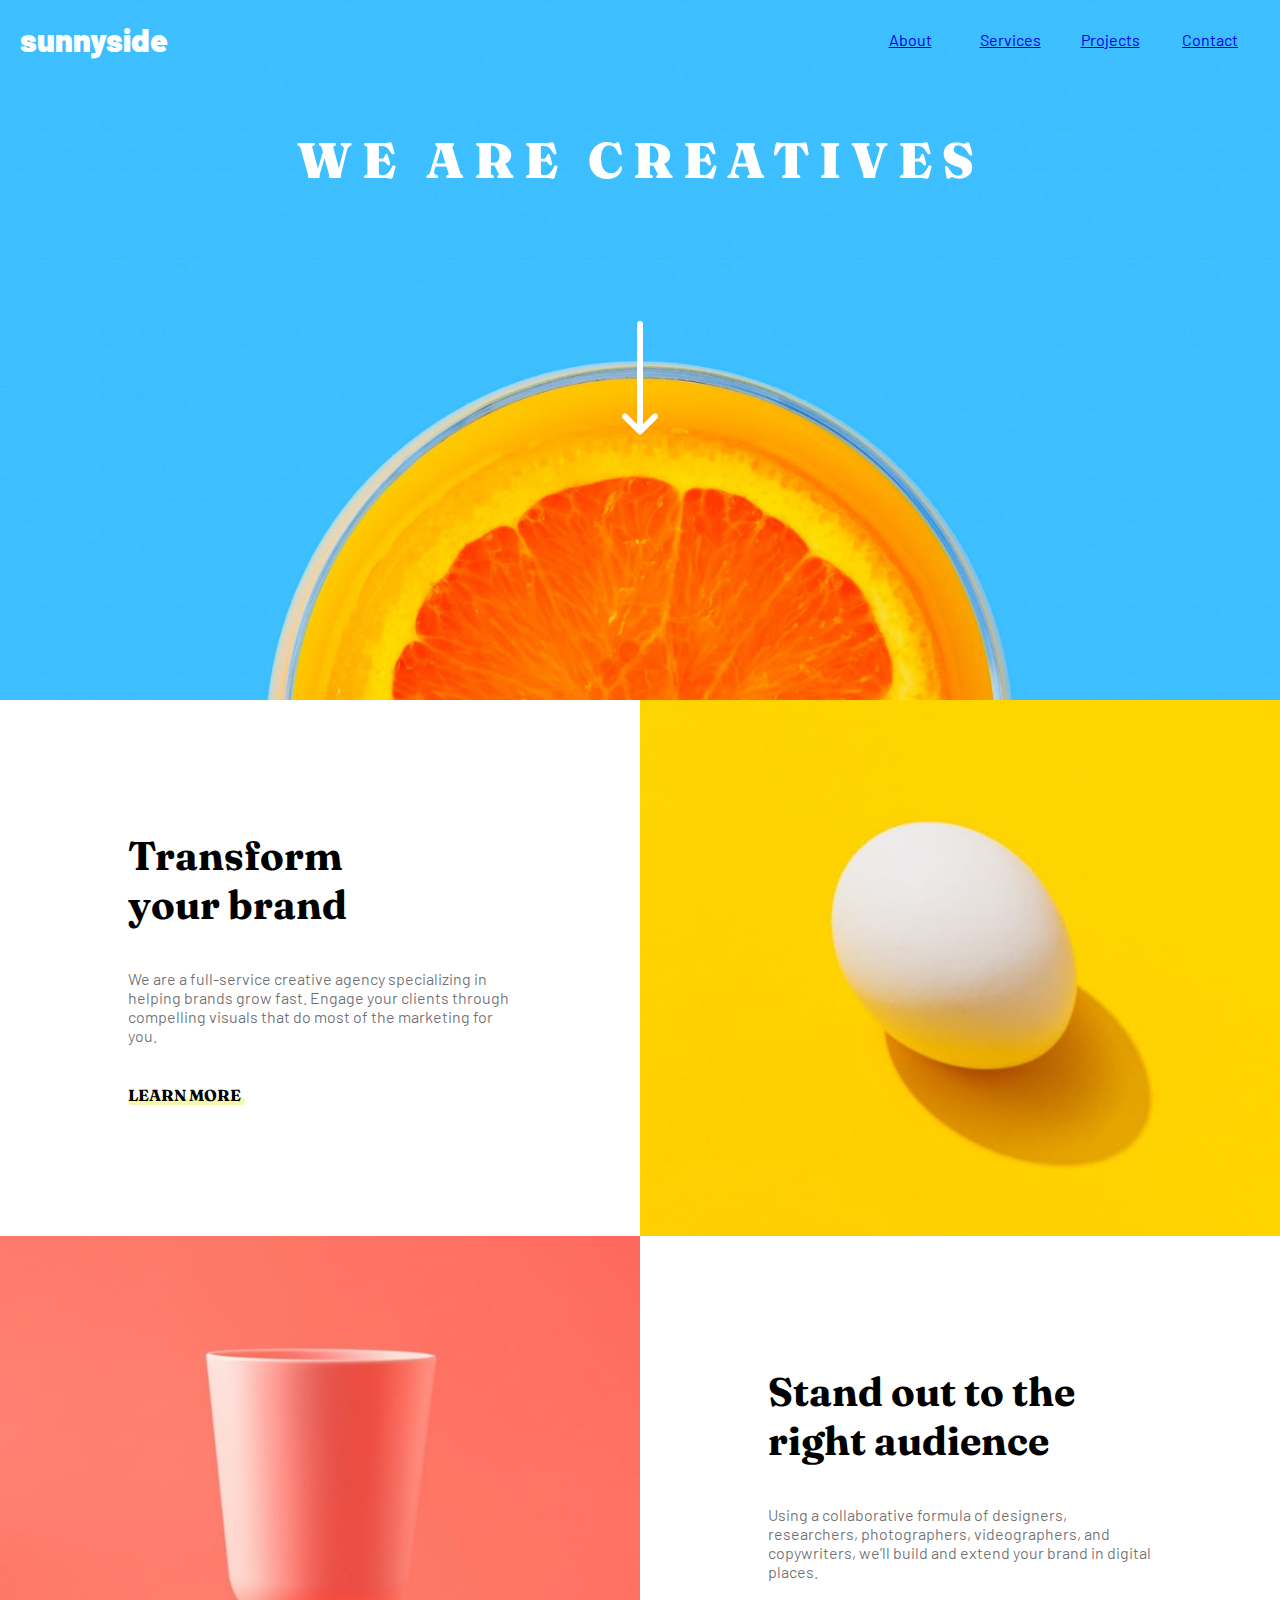
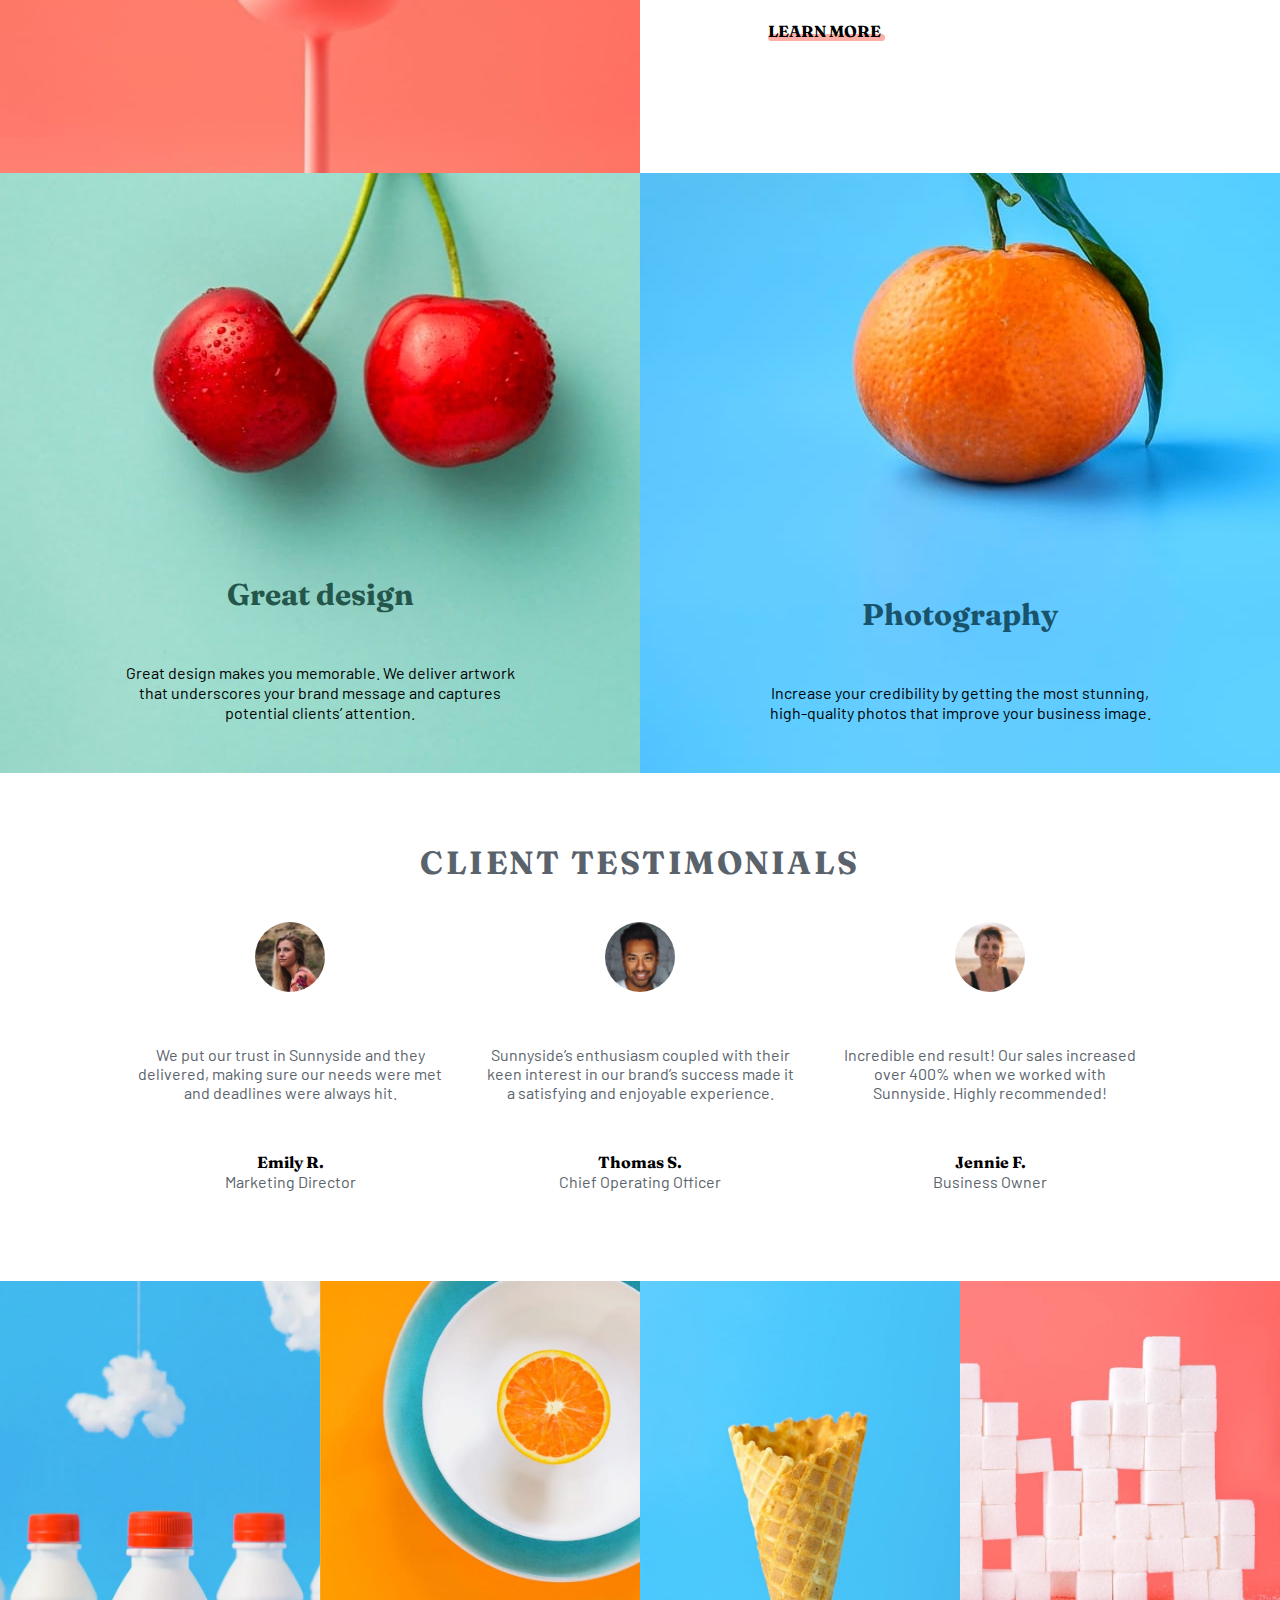
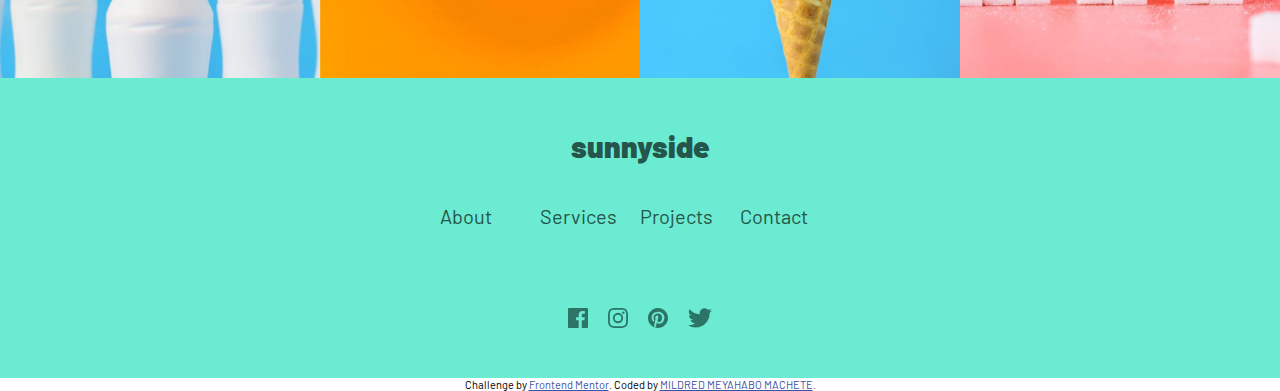
<file: index.html>
<!DOCTYPE html>
<html lang="en">
<head>
  <meta charset="UTF-8">
  <meta name="viewport" content="width=device-width, initial-scale=1.0"> <!-- displays site properly based on user's device -->

  <link rel="icon" type="image/png" sizes="32x32" href="./images/favicon-32x32.png">
  
  <title>Frontend Mentor | Sunnyside agency landing page</title>

  <!-- Feel free to remove these styles or customise in your own stylesheet 👍 -->
  <style>
    .attribution { font-size: 11px; text-align: center; }
    .attribution a { color: hsl(228, 45%, 44%); }
  </style>

  </head>
  <link rel="stylesheet" href="styles.css">
  <body>
    <div class="header">
      <nav>
        <div class="logo">sunnyside</div>
  
        <ul class="menu" id="menu">
          <li><a href="About.html">About</a></li>
          <li><a href="service.html">Services</a></li>
          <li><a href="index.html">Projects</a></li>
          <li><a href="contact.html">Contact</a></li>
        </ul>
      </nav>
      <div>
        <h1>We are creatives</h1>
        <img src="./images/icon-arrow-down.svg" alt="Arrow Down Icon" />
      </div>
    </div>
    <main>
      <div class="group-1">
        <section>
          <h1>Transform your brand</h1>
          <p>
            We are a full-service creative agency specializing in helping brands
            grow fast. Engage your clients through compelling visuals that do
            most of the marketing for you.
          </p>
          <a href="#">Learn more</a>
          <span></span>
        </section>
        <section>
          <img src="./images/desktop/image-transform.jpg" alt="" />
        </section>
      </div>
      <div class="group-2">
        <section>
          <img src="./images/desktop/image-stand-out.jpg" alt="" />
        </section>
        <section>
          <h1>Stand out to the right audience</h1>
          <p>
            Using a collaborative formula of designers, researchers,
            photographers, videographers, and copywriters, we’ll build and
            extend your brand in digital places.
          </p>
          <a href="#">Learn more</a>
          <span></span>
        </section>
      </div>
      <div class="group-3">
        <section class="design-section">
          <h1>Great design</h1>
          <p>
            Great design makes you memorable. We deliver artwork that
            underscores your brand message and captures potential clients’
            attention.
          </p>
        </section>
        <section class="photography-section">
          <h1>Photography</h1>
          <p>
            Increase your credibility by getting the most stunning, high-quality
            photos that improve your business image.
          </p>
        </section>
      </div>
    </main>
    <section id="testimonials">
      <h1>Client testimonials</h1>
      <div class="content">
        <div>
          <img src="images/image-emily.jpg" alt="image-emily" />
          <p>
            We put our trust in Sunnyside and they delivered, making sure our
            needs were met and deadlines were always hit.
          </p>
          <div>
            <strong>Emily R.</strong>
            <span>Marketing Director</span>
          </div>
        </div>
        <div>
          <img src="images/image-thomas.jpg" alt="image-thomas" />
          <p>
            Sunnyside’s enthusiasm coupled with their keen interest in our
            brand’s success made it a satisfying and enjoyable experience.
          </p>
          <div>
            <strong>Thomas S.</strong>
            <span>Chief Operating Officer</span>
          </div>
        </div>
        <div>
          <img src="images/image-jennie.jpg" alt="image-jennie" />
          <p>
            Incredible end result! Our sales increased over 400% when we worked
            with Sunnyside. Highly recommended!
          </p>
          <div>
            <strong>Jennie F.</strong>
            <span>Business Owner</span>
          </div>
        </div>
      </div>
    </section>
    <section class="gallery">
      <div>
        <img src="./images/desktop/image-gallery-milkbottles.jpg" alt="" />
        <img src="./images/desktop/image-gallery-orange.jpg" alt="" />
      </div>
      <div>
        <img src="./images/desktop/image-gallery-cone.jpg" alt="" />
        <img src="./images/desktop/image-gallery-sugarcubes.jpg" alt="" />
      </div>
    </section>
    <footer>
      <div class="logo">sunnyside</div>
      <ul>
        <li>About</li>
        <li>Services</li>
        <li>Projects</li>
        <li>Contact</li>
      </ul>
      <div class="social-media">
        <img src="./images/icon-facebook.svg" alt="" class="icon" />
        <img src="./images/icon-instagram.svg" alt="" class="icon" />
        <img src="./images/icon-pinterest.svg" alt="" class="icon" />
        <img src="./images/icon-twitter.svg" alt="" class="icon" />
      </div>
    </footer>
    
  </body>
</html>
  

  <div class="attribution">
    Challenge by <a href="https://www.frontendmentor.io?ref=challenge" target="_blank">Frontend Mentor</a>. 
    Coded by <a href="#">MILDRED MEYAHABO MACHETE</a>.
  </div>
</body>
</html>
</file>
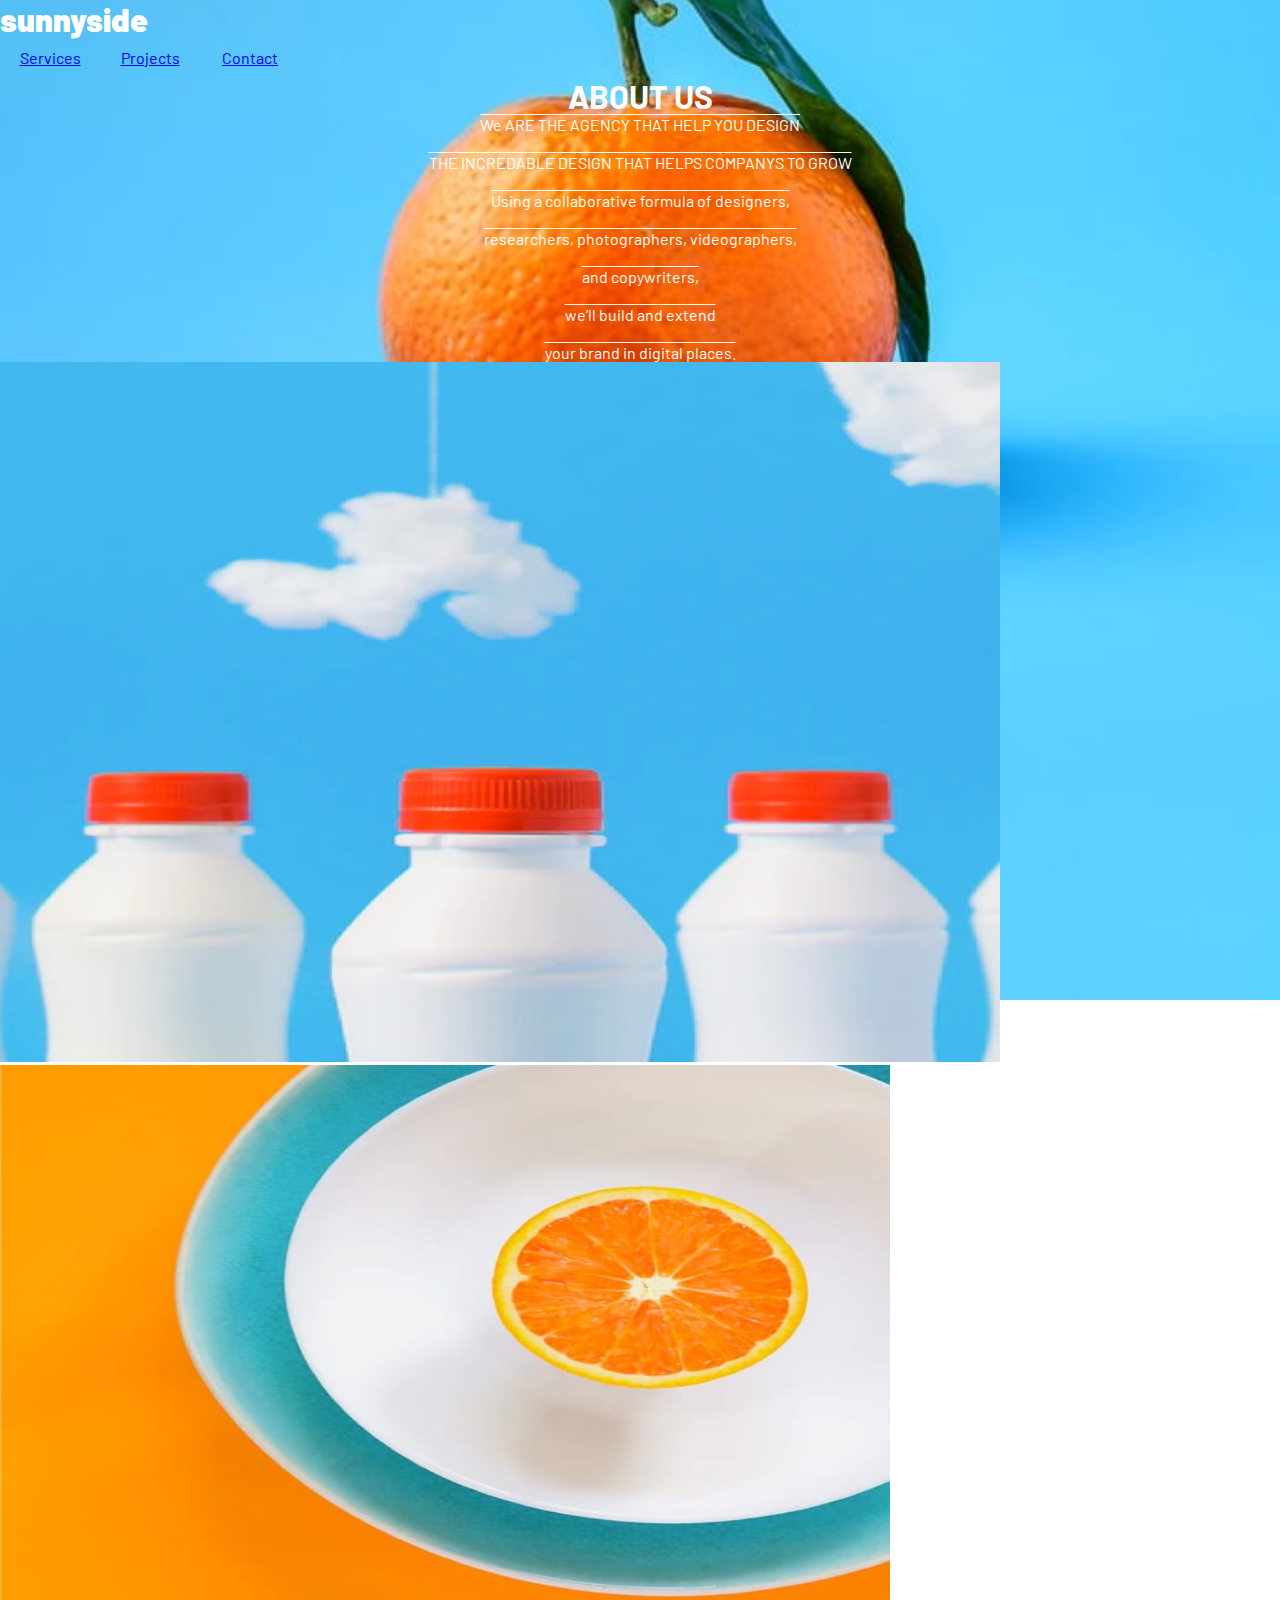
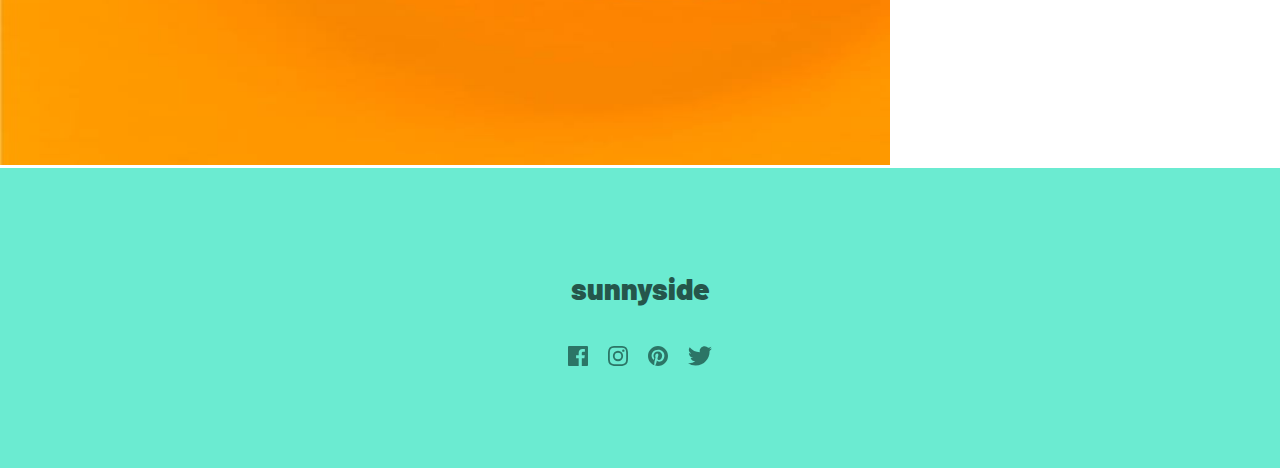
<file: About.html>
<!DOCTYPE html> 
<html lang="en">
<head>
  <meta charset="UTF-8">
  <meta name="viewport" content="width=device-width, initial-scale=1.0"> <!-- displays site properly based on user's device -->

  <link rel="icon" type="image/png" sizes="32x32" href="./images/favicon-32x32.png">
  <link rel="stylesheet" href="about.css">
  
  <title>Frontend Mentor | Sunnyside agency landing page</title>

  <!-- Feel free to remove these styles or customise in your own stylesheet 👍 -->
  <style>
    .attribution { font-size: 11px; text-align: center; }
    .attribution a { color: hsl(228, 45%, 44%); }
  </style>
</head>
<body>
    <div class="header">
    <nav>
      <div class="logo">sunnyside</div>

      <ul class="menu" id="menu">
          <li><a href="service.html">Services</a></li>
          <li><a href="index.html">Projects</a></li>
          <li><a href="contact.html">Contact</a></li>
      </ul>
    </nav>
    <div>
        <h1> ABOUT US</h1>
    </div>
<div>

    <P> We ARE THE AGENCY THAT HELP YOU DESIGN<br><br>
       THE INCREDABLE DESIGN THAT HELPS COMPANYS TO GROW<br><br>
      Using a collaborative formula of designers,<br><br>
       researchers, photographers, videographers,<br><br>
        and copywriters,<br><br> 
      we’ll build and extend <br><br>
      your brand in digital places.
       </P>
    </div>
    <div class="photos">
    <img src="./images/desktop/image-gallery-milkbottles.jpg"width="1000px"; height="700px" alt="" />
        <img src="./images/desktop/image-gallery-orange.jpg" width="890px"height="700px" alt="" />
      </div>

</body>
<footer>
    <div class="logo">sunnyside</div>
    <div class="social-media">
      <img src="./images/icon-facebook.svg" alt="" class="icon" />
      <img src="./images/icon-instagram.svg" alt="" class="icon" />
      <img src="./images/icon-pinterest.svg" alt="" class="icon" />
      <img src="./images/icon-twitter.svg" alt="" class="icon" />
    </div>
  </footer>
</html>
</file>
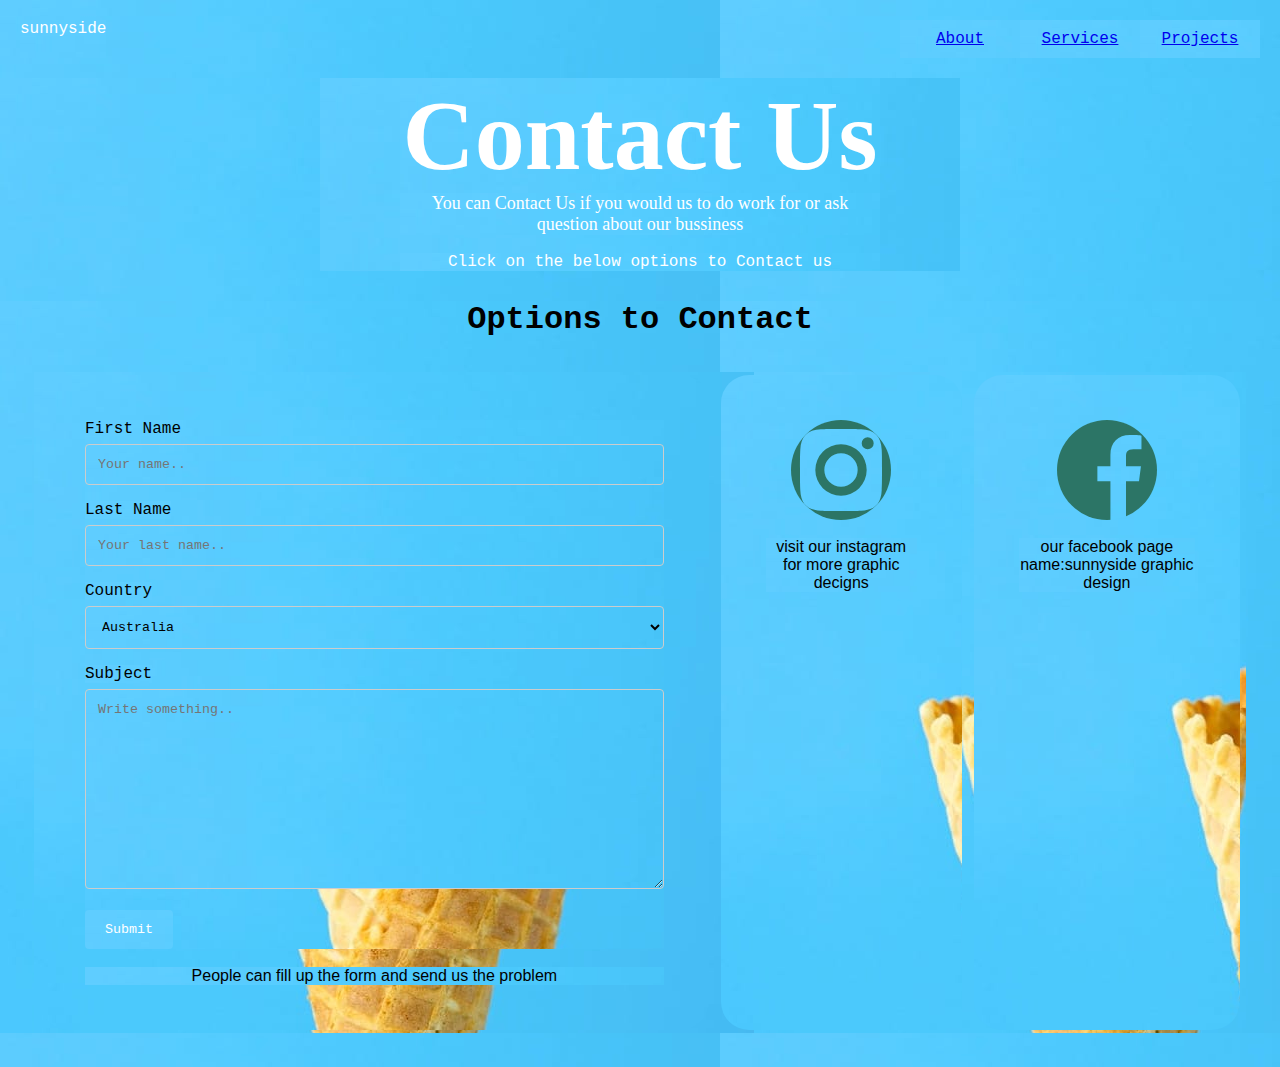
<file: contact.html>
<!DOCTYPE html>
<html lang = en>
    <meta charset="UTF-8">
    <link rel="stylesheet" href="contact .css">
    <body>
    <div class="header">
      <nav>
        <div class="logo">sunnyside</div>

        <ul class="menu" id="menu">
            <li><a href="About.html">About</a></li>
            <li><a href="service.html">Services</a></li>
            <li><a href="index.html">Projects</a></li>
        </ul>
      </nav>
      <div>
        <section class="1">
            <div class="main">
                <div class="first">       
                    <p class="big">Contact Us</p>
     
                    <p class="small">
                        You can Contact Us if you would us to do work for or ask question about our bussiness
                    </p>
     
                    <br>
                    <p class="center"
                       style="text-decoration:none;
                              color:white;">
                        Click on the below options to Contact us
                    </p>
     
                </div>
            </div>
        </section>
        <section class="service">
             
        
            <h1 class="h-primary center"
                style="margin-top:30px;">
                Options to Contact
            </h1>
            <div id="service">
                <div class="box">
                    <form action="action_page.php">

    <label for="fname">First Name</label>
    <input type="text" id="fname" name="firstname" placeholder="Your name..">

    <label for="lname">Last Name</label>
    <input type="text" id="lname" name="lastname" placeholder="Your last name..">

    <label for="country">Country</label>
    <select id="country" name="country">
      <option value="australia">Australia</option>
      <option value="canada">Canada</option>
      <option value="usa">USA</option>
    </select>

    <label for="subject">Subject</label>
    <textarea id="subject" name="subject" placeholder="Write something.." style="height:200px"></textarea>

    <input type="submit" value="Submit">

  </form>

                    <br>
                     
                
                    <p class="center">
                        People can fill up the form and send us the problem
                    </p>
     
                </div>
                <div class="box">
                     
                    
                    <img src=
    "images/icon-instagram.svg"
                         alt= "color_image">
                    <br>
                     
                
                    <p class="center">
                        visit our instagram for more graphic decigns
                    </p>
     
                </div>
                <div class="box">
                    <img src=
    "images/icon-facebook.svg"
                         alt= "icon-facebook">
                    <br>
                     
                    <!-- Displaying text at
                        the center of the box-->
                    <p class="center">
                         our facebook page name:sunnyside graphic design
                    </p>
     
                </div>
            </div>
      </body>
</html>
</file>
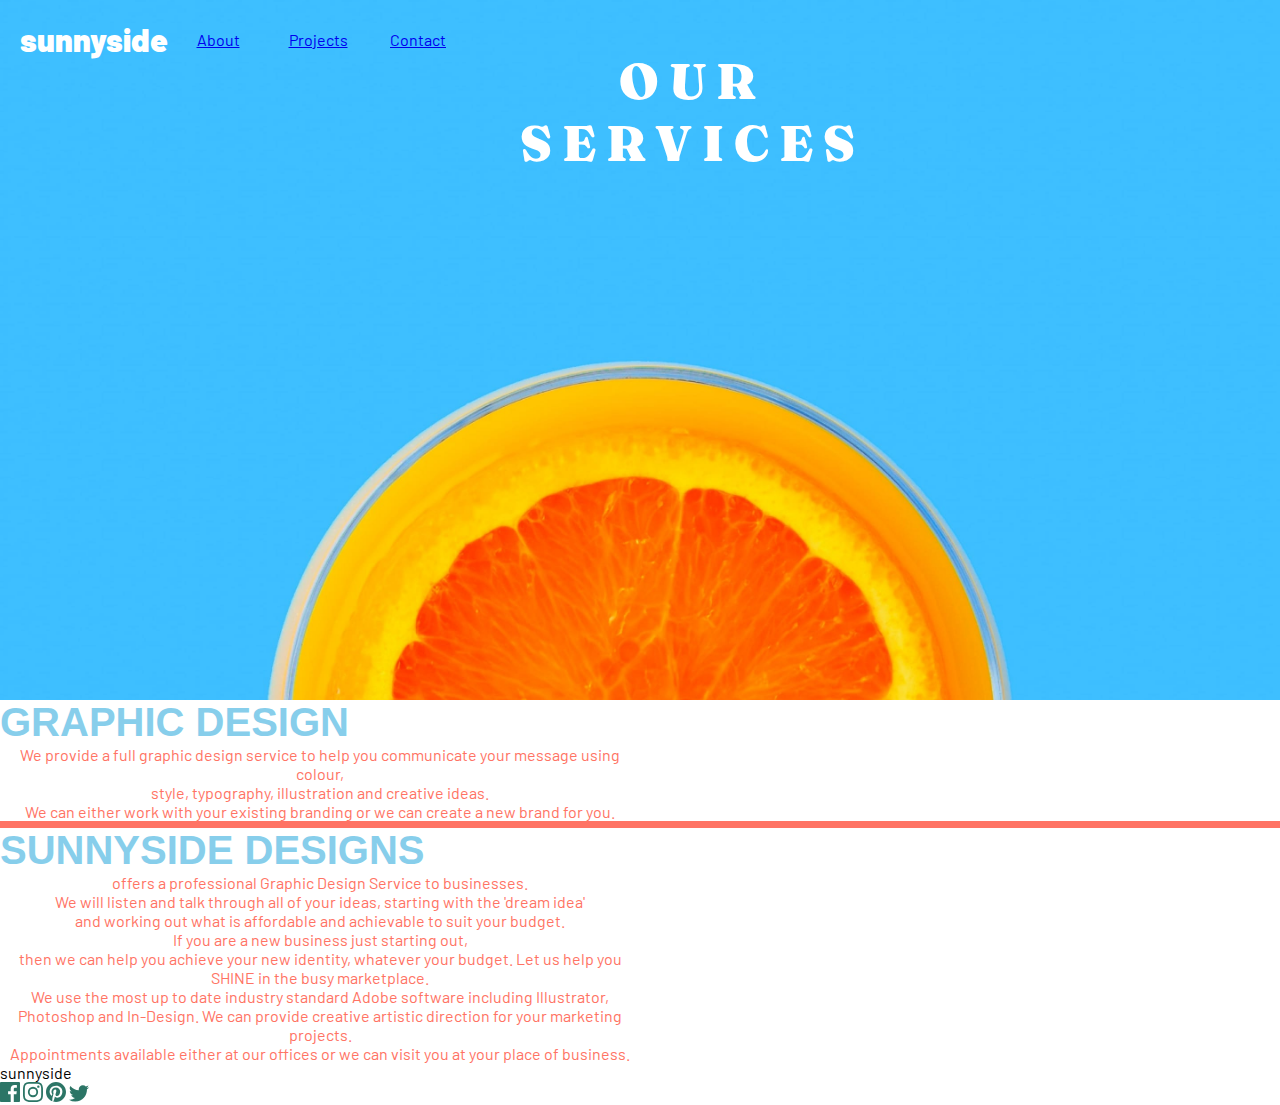
<file: service.html>
<!DOCTYPE html>
<html lang =en>
    <head>
        <meta charset="UTF-8">
        <meta name="viewport" content="width=device-width, initial-scale=1.0">
        <title>Frontend Mentor | Sunnyside agency landing page</title> 
        <link rel="stylesheet" href="service.css">

    </head>
    <body>
        <main>
        <div class="header">
    <nav>
      <div class="logo">sunnyside</div>

      <ul class="menu" id="menu">
        <li><a href="About.html">About</a></li>
          <li><a href="index.html">Projects</a></li>
          <li><a href="contact.html">Contact</a></li>
      </ul>
    </nav>
    <div>
        <h1> OUR SERVICES</h1>
    </main>
    <div class="group-1">
        <section>
          <h1> GRAPHIC DESIGN</h1>
          <p>
           
We provide a full graphic design service to help you communicate your message using colour,<br>
 style, typography, illustration and creative ideas.<br>
  We can either work with your existing branding or we can create a new brand for you.<br>
          </p>
          <span></span>
        </section>
        <section>
        
        </section>
      </div>
      
      
      <div class="group-2">
        <section>
          <h1>SUNNYSIDE DESIGNS</h1>
          <p>
            offers a professional Graphic Design Service to businesses.<br> 
            We will listen and talk through all of your ideas, starting with the 'dream idea'<br>
             and working out what is affordable and achievable to suit your budget.<br>
              If you are a new business just starting out,<br>
               then we can help you achieve your new identity,
                whatever your budget. Let us help you SHINE in the busy marketplace.<br> 

            We use the most up to date industry standard Adobe software including Illustrator,<br>
             Photoshop and In-Design. We can provide creative artistic direction for your marketing projects.<br>
              Appointments available either at our offices or we can visit you at your place of business.
          </p>
          <span></span>
        </section>
        
        <section>
          
        </section>
      </div>
      <footer>
        <div class="logo">sunnyside</div>
    
        <div class="social-media">
          <img src="./images/icon-facebook.svg" alt="" class="icon" />
          <img src="./images/icon-instagram.svg" alt="" class="icon" />
          <img src="./images/icon-pinterest.svg" alt="" class="icon" />
          <img src="./images/icon-twitter.svg" alt="" class="icon" />
        </div>
      </footer>
    </body>
    
</html>
</file>
<file: styles.css>
@import url("https://fonts.googleapis.com/css2?family=Barlow:wght@600;700;900&family=Fraunces:wght@700;800&display=swap");
* {
  margin: 0;
  padding: 0;
  box-sizing: border-box;
  font-family: "Barlow";
}
nav {
    display: flex;
    flex-wrap: wrap;
    justify-content: space-between;
    color: #fff;
    padding: 20px;
  }
  .menu {
    list-style: none;
    display: flex;
  }
  nav ul li {
    width: 100px;
    text-align: center;
    padding: 10px;
  }
  nav ul li:hover {
    cursor: pointer;
    background-color: rgba(255, 255, 255, 0.548);
    color:white;
    font-weight: 700;
    border-radius: 20px;
    color: #fff;
    text-transform: uppercase;
    color: #000;
    font-size: 0.9rem;
    border-radius: 20px;
    
  }
  
  .header {
    background: url("./images/desktop/image-header.jpg") no-repeat center;
    height: 700px;
    background-size: cover;
  width: 100%;
}
.header h1 {
  color: #fff;
  text-align: center;
  font-size: 50px;
  text-transform: uppercase;
  margin-top: 50px;
  margin-bottom: 130px;
  letter-spacing: 10px;
  font-family: "Fraunces", serif;
  font-weight: 900;
}
.header img {
  display: block;
  margin: auto;
}
nav .logo {
    font-family: "Barlow", sans-serif;
    font-weight: 900;
    font-size: 2rem;
  }
  main {
    width: 100%;
  }
  main > * {
    display: flex;
  }
  .group-1,
  .group-2 {
    display: flex;
  }
  .group-1 section,
  .group-2 section {
    width: 50%;
  }
  .group-1 img,
  .group-2 img {
    width: 100%;
    height: 100%;
  }
  .group-1 section:first-child,
  .group-2 section:nth-child(2) {
    display: flex;
    flex-direction: column;
    justify-content: center;
    padding: 10%;
  }
  .group-1 section:first-child h1,
  .group-2 section:nth-child(2) h1 {
    font-size: 40px;
    width: 80%;
    font-family: "fraunces", serif;
  }
  .group-1 a,
  .group-2 a {
    text-transform: uppercase;
    text-decoration: none;
    font-family: "fraunces", serif;
    font-weight: 700;
    color: #000;
    z-index: 2;
  }
  .group-1 span,
  .group-2 span {
    width: 117px;
    margin-top: -7px;
    border-radius: 5px;
  }
  .group-1 span {
    border-bottom: 7px solid rgba(241, 241, 116, 0.568);
  }
  .group-1 a:hover + span {
    border-bottom: 7px solid rgb(241, 241, 116);
  }
  .group-2 span {
    border-bottom: 7px solid #ff736494;
  }
  .group-2 a:hover + span {
    border-bottom: 7px solid #ff7364;
  }
  .group-1 section:first-child p,
  .group-2 section:nth-child(2) p {
    margin: 40px 0;
    color: rgba(0, 0, 0, 0.568);
  }
  .group-3 > * {
    height: 600px;
    width: 100%;
  }
  .group-3 .design-section {
    background: url("./images/desktop/image-graphic-design.jpg") no-repeat;
    background-size: cover;
  }
  .group-3 .photography-section {
    background: url("./images/desktop/image-photography.jpg") no-repeat;
    background-size: cover;
  }
  .group-3 section {
    display: flex;
    flex-direction: column;
    justify-content: end;
    align-items: center;
  }
  .group-3 section h1 {
    font-family: "Fraunces", serif;
    font-size: 30px;
    color: hsl(167, 40%, 24%);
  }
  .group-3 section:nth-child(2) h1 {
    color: hsl(198, 62%, 26%);
  }
  .group-3 section p {
    width: 400px;
    margin: 50px 0;
    text-align: center;
    line-height: 20px;
  }
  #testimonials {
    display: flex;
    flex-direction: column;
    justify-content: center;
    align-items: center;
    color: hsl(213, 9%, 39%);
    font-weight: normal;
    padding: 70px 0;
    width: 100%;
  }
  #testimonials h1 {
    font-family: "fraunces", serif;
    margin-bottom: 20px;
    text-transform: uppercase;
    letter-spacing: 2.5px;
  }
  #testimonials .content {
    display: flex;
    justify-content: space-between;
  }
  #testimonials .content > * {
    width: 350px;
    padding: 20px;
    text-align: center;
  }
  #testimonials .content img {
    border-radius: 50%;
    width: 70px;
  }
  #testimonials .content p {
    margin: 50px 0;
  }
  #testimonials .content strong {
    display: block;
    font-family: "fraunces";
    color: #000;
  }
  .gallery {
    display: flex;
    width: 100%;
  }
  .gallery > div {
    display: flex;
    width: 50%;
  }
  .gallery img {
    width: 50%;
  }
  main > div {
    width: 100%;
  }
  footer {
    display: flex;
    justify-content: center;
    align-items: center;
    flex-direction: column;
    height: 300px;
    background-color: hsl(168, 76%, 67%);
    font-size: 20px;
    width: 100%;
  }
  footer ul {
    list-style: none;
    display: flex;
    margin: 40px 0;
  }
  footer ul li {
    color: hsl(167, 40%, 24%);
    width: 100px;
  }
  footer ul li:hover {
    color: #fff;
    cursor: pointer;
  }
  footer .logo {
    font-size: 30px;
    font-weight: 700;
    color: hsl(167, 40%, 24%);
    font-family: "Barlow", sans-serif;
    font-weight: 900;
  }
  footer .social-media {
    display: flex;
    justify-content: space-between;
    margin-top: 40px;
  }
  footer .social-media .icon {
    margin: 0 10px;
  }
  footer .social-media .icon:hover {
    cursor: pointer;
    filter: invert(0) grayscale(20%) saturate(700);
  }
  @media screen and (max-width: 760px) {
    .header {
      background: url("./images/mobile/image-header.jpg") no-repeat center;
      height: 700px;
      background-size: cover;
    }
    .header h1 {
      font-size: 35px;
      margin-top: 80px;
      margin-bottom: 130px;
    }
    .header h1 + img {
      height: 150px;
    }
    .menu {
      display: none;
    }
    .show {
      display: flex;
      width: 90%;
      flex-direction: column;
      align-items: center;
      background-color: #fff;
      color: #000;
      padding: 50px 0;
      position: absolute;
      top: 80px;
      right: 20px;
    }
    .show li {
      margin-bottom: 15px;
    }
    .show li:hover {
      background-color: rgb(241, 241, 116);
      color: #000;
      font-weight: 700;
    }
    main > * {
      display: flex;
      flex-direction: column;
      width: 100%;
    }
    main img {
      width: 100%;
    }
    .hamburger {
      display: block;
    }
    .section {
      width: 100%;
    }
    .group-1 section,
    .group-2 section {
      width: 100%;
    }
    .group-1 section:first-child {
      order: 2;
    }
    #testimonials .content {
      display: flex;
      flex-direction: column;
    }
    .gallery {
      display: flex;
    }
    .gallery > div {
      display: flex;
      flex-direction: column;
    }
    .gallery img {
      width: 100%;
    }
    .group-3 .design-section {
      background: url("./images/mobile/image-graphic-design.jpg") no-repeat;
      background-size: cover;
    }
    .group-3 .photography-section {
      background: url("./images/mobile/image-photography.jpg") no-repeat;
      background-size: cover;
    }
    #testimonials .content > * {
      width: 250px;
      padding: 20px;
      text-align: center;
    }
    .group-3 section p {
      width: 300px;
      margin: 50px 0;
      text-align: center;
      line-height: 20px;
    }
}
</file>
<file: about.css>
@import url("https://fonts.googleapis.com/css2?family=Barlow:wght@600;700;900&family=Fraunces:wght@700;800&display=swap");
* {
  margin: 0;
  padding: 0;
  box-sizing: border-box;
  font-family: "Barlow";
}
.nav{
    display: flex;
    margin: 0;
    justify-content: space-between;
    color: #fff;
      
}
.menu {
    list-style: none;
    display: flex;
    margin-top: 0;
  }
  nav ul li {
    width: 100px;
    text-align: center;
    padding: 10px;
  }
  nav ul li:hover {
    cursor: pointer;
    background-color: rgba(255, 255, 255, 0.548);
    color: white;
    font-weight: 700;
    border-radius: 20px;
    color: #fff;
    text-transform: uppercase;
    color: #000;
    font-size: 0.9rem;
    border-radius: 20px;
    
  }
.header {
    background: url("./images/desktop/image-photography.jpg") no-repeat center;
    align-items: center;
    height: 1000px;
    background-size: cover;
  width: 100%;
  
}
nav .logo {
    font-family: "Barlow", sans-serif;
    font-weight: 900;
    font-size: 2rem;
    color: #fff;
  }
h1{
    align-content: center;
    text-align: center;
    color: #fff;
    text-decoration: wavy;


}
p{
    text-size-adjust: 100px;
    align-items: center;
    color: #fff;
    text-decoration: overline;
    text-align: center;  
}


.image1{
    width: 500px;
    left: 500px;
}
footer {
    display: flex;
    justify-content: center;
    align-items: center;
    flex-direction: column;
    height: 300px;
    background-color: hsl(168, 76%, 67%);
    font-size: 20px;
    width: 100%;
  }
  footer ul {
    list-style: none;
    display: flex;
    margin: 40px 0;
  }
  footer ul li {
    color: hsl(167, 40%, 24%);
    width: 100px;
  }
  footer ul li:hover {
    color: #fff;
    cursor: pointer;
  }
  footer .logo {
    font-size: 30px;
    font-weight: 700;
    color: hsl(167, 40%, 24%);
    font-family: "Barlow", sans-serif;
    font-weight: 900;
  }
  footer .social-media {
    display: flex;
    justify-content: space-between;
    margin-top: 40px;
  }
  footer .social-media .icon {
    margin: 0 10px;
  }
  footer .social-media .icon:hover {
    cursor: pointer;
    filter: invert(0) grayscale(20%) saturate(700);
  }
</file>
<file: contact .css>
@import url("https://fonts.googleapis.com/css2?family=Barlow:wght@600;700;900&family=Fraunces:wght@700;800&display=swap");
*{
    padding: 0;
    margin: 0;
    box-sizing: 0;
    font-family: 'Courier New', Courier, monospace;
    background-image : url(images/desktop/image-gallery-cone.jpg);
}
nav {
    display: flex;
    flex-wrap: wrap;
    justify-content: space-between;
    color: #fff;
    padding: 20px;
  }
  .menu {
    list-style: none;
    display: flex;
  }
  nav ul li {
    width: 100px;
    text-align: center;
    padding: 10px;
  }
  nav ul li:hover {
    cursor: pointer;
    background-color: rgba(255, 255, 255, 0.548);
    color: black;
    font-weight: 700;
    border-radius: 20px;
    color: #fff;
    text-transform: uppercase;
    color: #000;
    font-size: 0.9rem;
    border-radius: 20px;
    
  }
input[type=text], select, textarea {
    width: 100%; 
    padding: 12px;
    border: 1px solid #ccc; 
    border-radius: 4px; 
    box-sizing: border-box;
    margin-top: 6px; 
    margin-bottom: 16px; 
    resize: vertical 
  }
  

  input[type=submit] {
    background-color: #04AA6D;
    color: white;
    padding: 12px 20px;
    border: none;
    border-radius: 4px;
    cursor: pointer;
  }
  
  input[type=submit]:hover {
    background-color: #45a049;
  }
  
  
  .container {
    border-radius: 5px;
    background-color: #f2f2f2;
    padding: 20px;
  }
  .firstsection {
    height: 100vh;
}
 
.main {
    display: flex;
    justify-content: center;
    align-items: center;
    color: white;
    max-width: 50%;
    margin: auto;
    height: 80%;
}
 
.first{
    width: 75%;
    display: flex;
    flex-direction: column;
    justify-content: center;
}
 
.firstHalf img {
    display: flex;
    border-radius: 9050px;
}
 
.big {
    font-family: "Piazzolla", serif;
    font-weight: bold;
    font-size: 100px;
    text-align: center;
}
 
.small {
    font-family: "Sansita Swashed", cursive;
    font-size: 18px;
    text-align: center;
}
 
#service {
    margin: 34px;
    display: flex;
}
 
#service .box {
    padding: 45px;
    margin: 3px 6px;
    border-radius: 28px;
}
 
#service .box img {
    margin-top: 20px;
    height: 100px;
    margin: auto;
    display: block;
    border-radius: 200px;
}
 
#service .box p {
    font-family: sans-serif;
    text-align: center;
}
 
.btn {
    padding: 8px 20px;
    margin: 7px 0;
    border: 2px solid white;
    border-radius: 8px;
    background: none;
    color: white;
    cursor: pointer;
}
 
.btn-sm {
    padding: 6px 10px;
    vertical-align: middle;
}
 
.center {
    text-align: center;
}
</file>
<file: service.css>
@import url("https://fonts.googleapis.com/css2?family=Barlow:wght@600;700;900&family=Fraunces:wght@700;800&display=swap");
* {
  margin: 0;
  padding: 0;
  box-sizing: border-box;
  font-family: "Barlow";
}
nav {
    display: flex;
    flex-wrap: wrap;
    justify-content: space-between;
    color: #fff;
    padding: 20px;
  }
  .menu {
    list-style: none;
    display: flex;
  }
  nav ul li {
    width: 100px;
    text-align: center;
    padding: 10px;
  }
  nav ul li:hover {
    cursor: pointer;
    background-color: rgba(255, 255, 255, 0.548);
    color: black;
    font-weight: 700;
    border-radius: 5px;
    color: #fff;
    text-transform: uppercase;
    color: #000;
    font-size: 0.9rem;
    border-radius: 20px;
    
  }
  
  
  .header {
    background: url("./images/desktop/image-header.jpg") no-repeat center;
    height: 700px;
    background-size: cover;
  width: 100%;
}
.header h1 {
  color: #fff;
  text-align: center;
  font-size: 50px;
  text-transform: uppercase;
  margin-top: 50px;
  margin-bottom: 130px;
  letter-spacing: 10px;
  font-family: "Fraunces", serif;
  font-weight: 900;
}
.header img {
  display: block;
  margin: auto;
}
nav .logo {
    font-family: "Barlow", sans-serif;
    font-weight: 900;
    font-size: 2rem;
  }
  main {
    width: 100%;
  }
  main > * {
    display: flex;
  }
  .group-1,
  .group-2{
    display: flex;
  }
  .group-1 section,
  .group-2 section {
    width: 50%;
  }
  
  .section {
    text-align: center;
    display: flex;
    flex-direction: column;
    justify-content: center;
    padding: 10%;
    font-family: "fraunces", serif;
  }
  h1{
    color:skyblue;
    font-size: 40px;
    width: 80%;
    font-family: 'Gill Sans', 'Gill Sans MT', Calibri, 'Trebuchet MS', sans-serif;
  }
  .group-1 a,
  .group-2 a {
    text-align: center;
    text-transform: uppercase;
    text-decoration: none;
    font-family: 'Courier New', Courier, monospace;
    font-weight: 700;
    z-index: 2;
  }
  .group-1 span,
  .group-2 span {
    width: 117px;
    margin-top: -7px;
    border-radius: 5px;
  }
  .group-1 span
  .group-2 span {
    border-bottom: 7px solid rgba(241, 241, 116, 0.568);
  }
  .group-1 a
  .group-2 a :hover + span {
    border-bottom: 7px solid rgb(241, 241, 116);
  }
  .group-1 span,
  .group-2 span{
    border-bottom: 7px solid #ff736494;
  }
  .group-1,
  .group-2 a:hover + span {
    border-bottom: 7px solid #ff7364;
  }
  p{
    text-align: center;
    text-decoration: dotted;
    color: #ff7364;
  }
</file>
